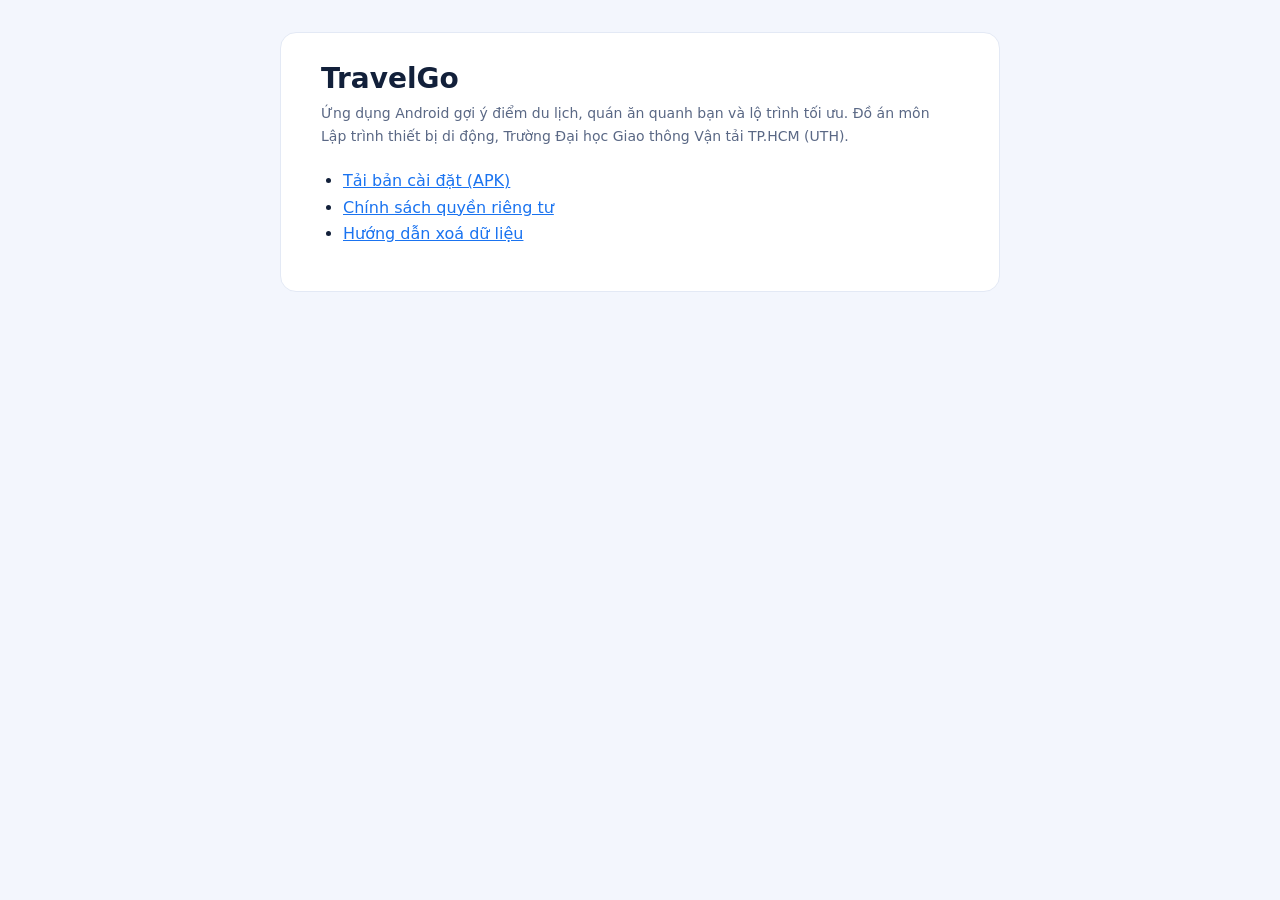
<file: docs/index.html>
<!doctype html>
<html lang="vi"><head><meta charset="utf-8"><meta name="viewport" content="width=device-width,initial-scale=1">
<title>TravelGo</title><link rel="stylesheet" href="style.css"></head>
<body><main>
<h1>TravelGo</h1>
<p class="meta">Ứng dụng Android gợi ý điểm du lịch, quán ăn quanh bạn và lộ trình tối ưu. Đồ án môn Lập trình thiết bị di động, Trường Đại học Giao thông Vận tải TP.HCM (UTH).</p>
<ul>
<li><a href="https://github.com/NTBinh1206/TravelGo-/releases/latest">Tải bản cài đặt (APK)</a></li>
<li><a href="privacy.html">Chính sách quyền riêng tư</a></li>
<li><a href="delete-data.html">Hướng dẫn xoá dữ liệu</a></li>
</ul>
</main></body></html>
</file>
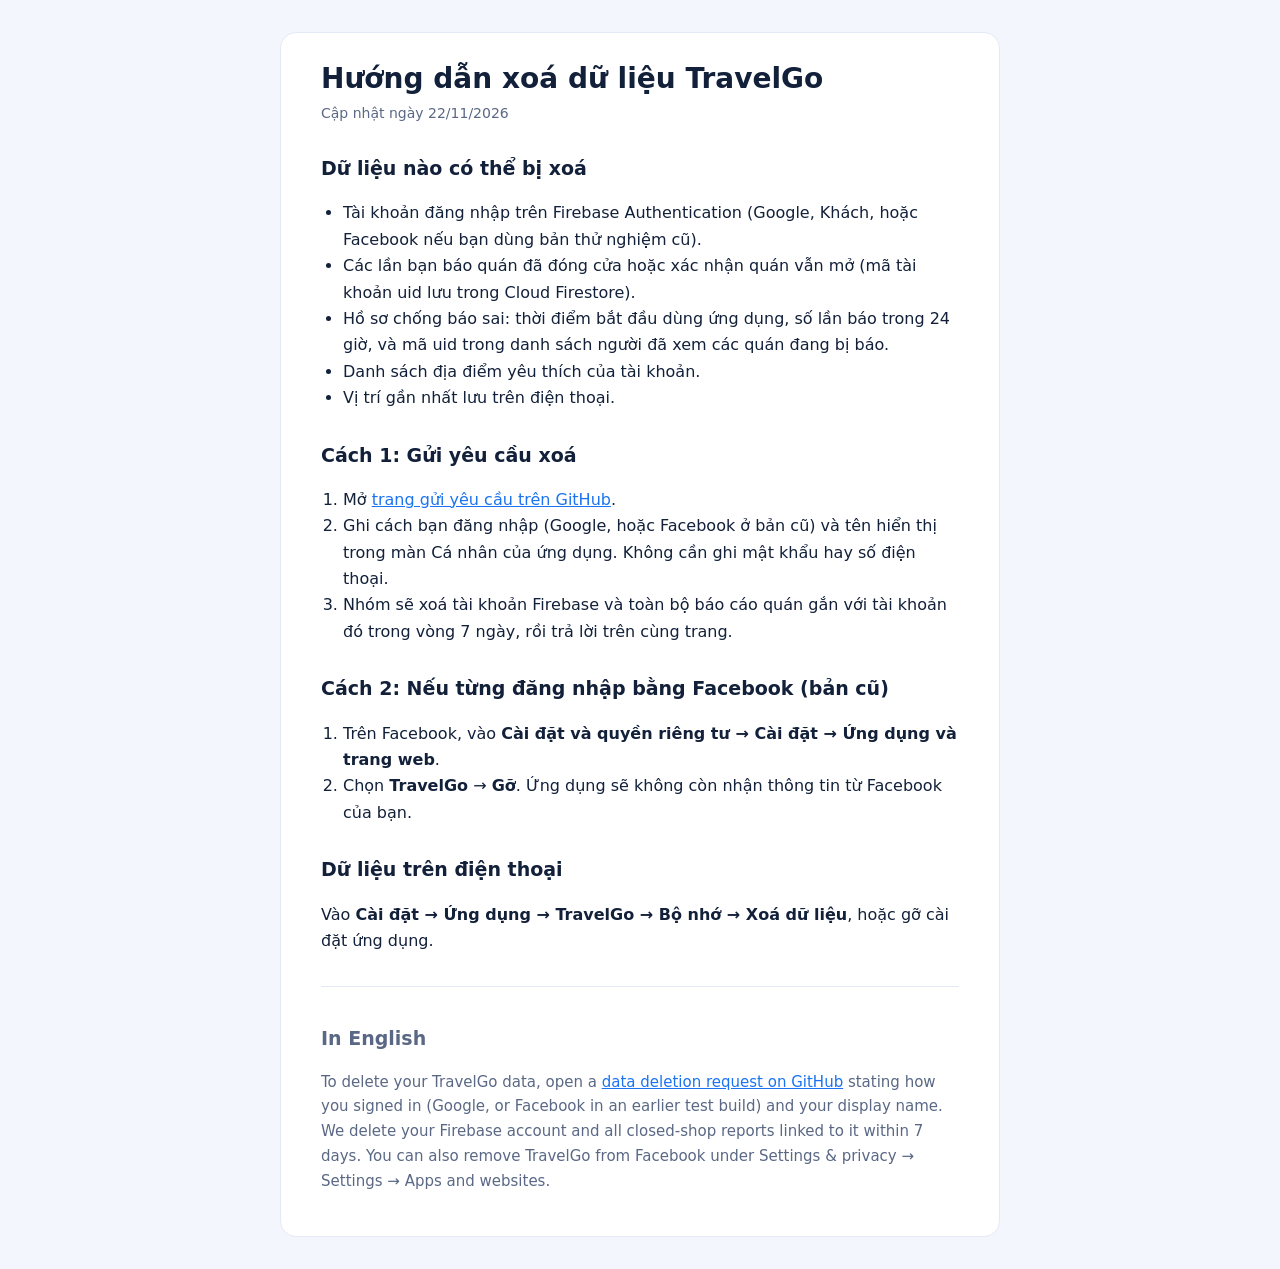
<file: docs/delete-data.html>
<!doctype html>
<html lang="vi"><head><meta charset="utf-8"><meta name="viewport" content="width=device-width,initial-scale=1">
<title>Xoá dữ liệu · TravelGo</title><link rel="stylesheet" href="style.css"></head>
<body><main>
<h1>Hướng dẫn xoá dữ liệu TravelGo</h1>
<p class="meta">Cập nhật ngày 22/11/2026</p>

<h2>Dữ liệu nào có thể bị xoá</h2>
<ul>
<li>Tài khoản đăng nhập trên Firebase Authentication (Google, Khách, hoặc Facebook nếu bạn dùng bản thử nghiệm cũ).</li>
<li>Các lần bạn báo quán đã đóng cửa hoặc xác nhận quán vẫn mở (mã tài khoản uid lưu trong Cloud Firestore).</li>
<li>Hồ sơ chống báo sai: thời điểm bắt đầu dùng ứng dụng, số lần báo trong 24 giờ, và mã uid trong danh sách người đã xem các quán đang bị báo.</li>
<li>Danh sách địa điểm yêu thích của tài khoản.</li>
<li>Vị trí gần nhất lưu trên điện thoại.</li>
</ul>

<h2>Cách 1: Gửi yêu cầu xoá</h2>
<ol>
<li>Mở <a href="https://github.com/NTBinh1206/TravelGo-/issues/new?title=Y%C3%AAu%20c%E1%BA%A7u%20xo%C3%A1%20d%E1%BB%AF%20li%E1%BB%87u">trang gửi yêu cầu trên GitHub</a>.</li>
<li>Ghi cách bạn đăng nhập (Google, hoặc Facebook ở bản cũ) và tên hiển thị trong màn Cá nhân của ứng dụng. Không cần ghi mật khẩu hay số điện thoại.</li>
<li>Nhóm sẽ xoá tài khoản Firebase và toàn bộ báo cáo quán gắn với tài khoản đó trong vòng 7 ngày, rồi trả lời trên cùng trang.</li>
</ol>

<h2>Cách 2: Nếu từng đăng nhập bằng Facebook (bản cũ)</h2>
<ol>
<li>Trên Facebook, vào <b>Cài đặt và quyền riêng tư → Cài đặt → Ứng dụng và trang web</b>.</li>
<li>Chọn <b>TravelGo</b> → <b>Gỡ</b>. Ứng dụng sẽ không còn nhận thông tin từ Facebook của bạn.</li>
</ol>

<h2>Dữ liệu trên điện thoại</h2>
<p>Vào <b>Cài đặt → Ứng dụng → TravelGo → Bộ nhớ → Xoá dữ liệu</b>, hoặc gỡ cài đặt ứng dụng.</p>

<div class="en" lang="en">
<h2>In English</h2>
<p>To delete your TravelGo data, open a <a href="https://github.com/NTBinh1206/TravelGo-/issues/new?title=Data%20deletion%20request">data deletion request on GitHub</a> stating how you signed in (Google, or Facebook in an earlier test build) and your display name. We delete your Firebase account and all closed-shop reports linked to it within 7 days. You can also remove TravelGo from Facebook under Settings &amp; privacy → Settings → Apps and websites.</p>
</div>
</main></body></html>
</file>
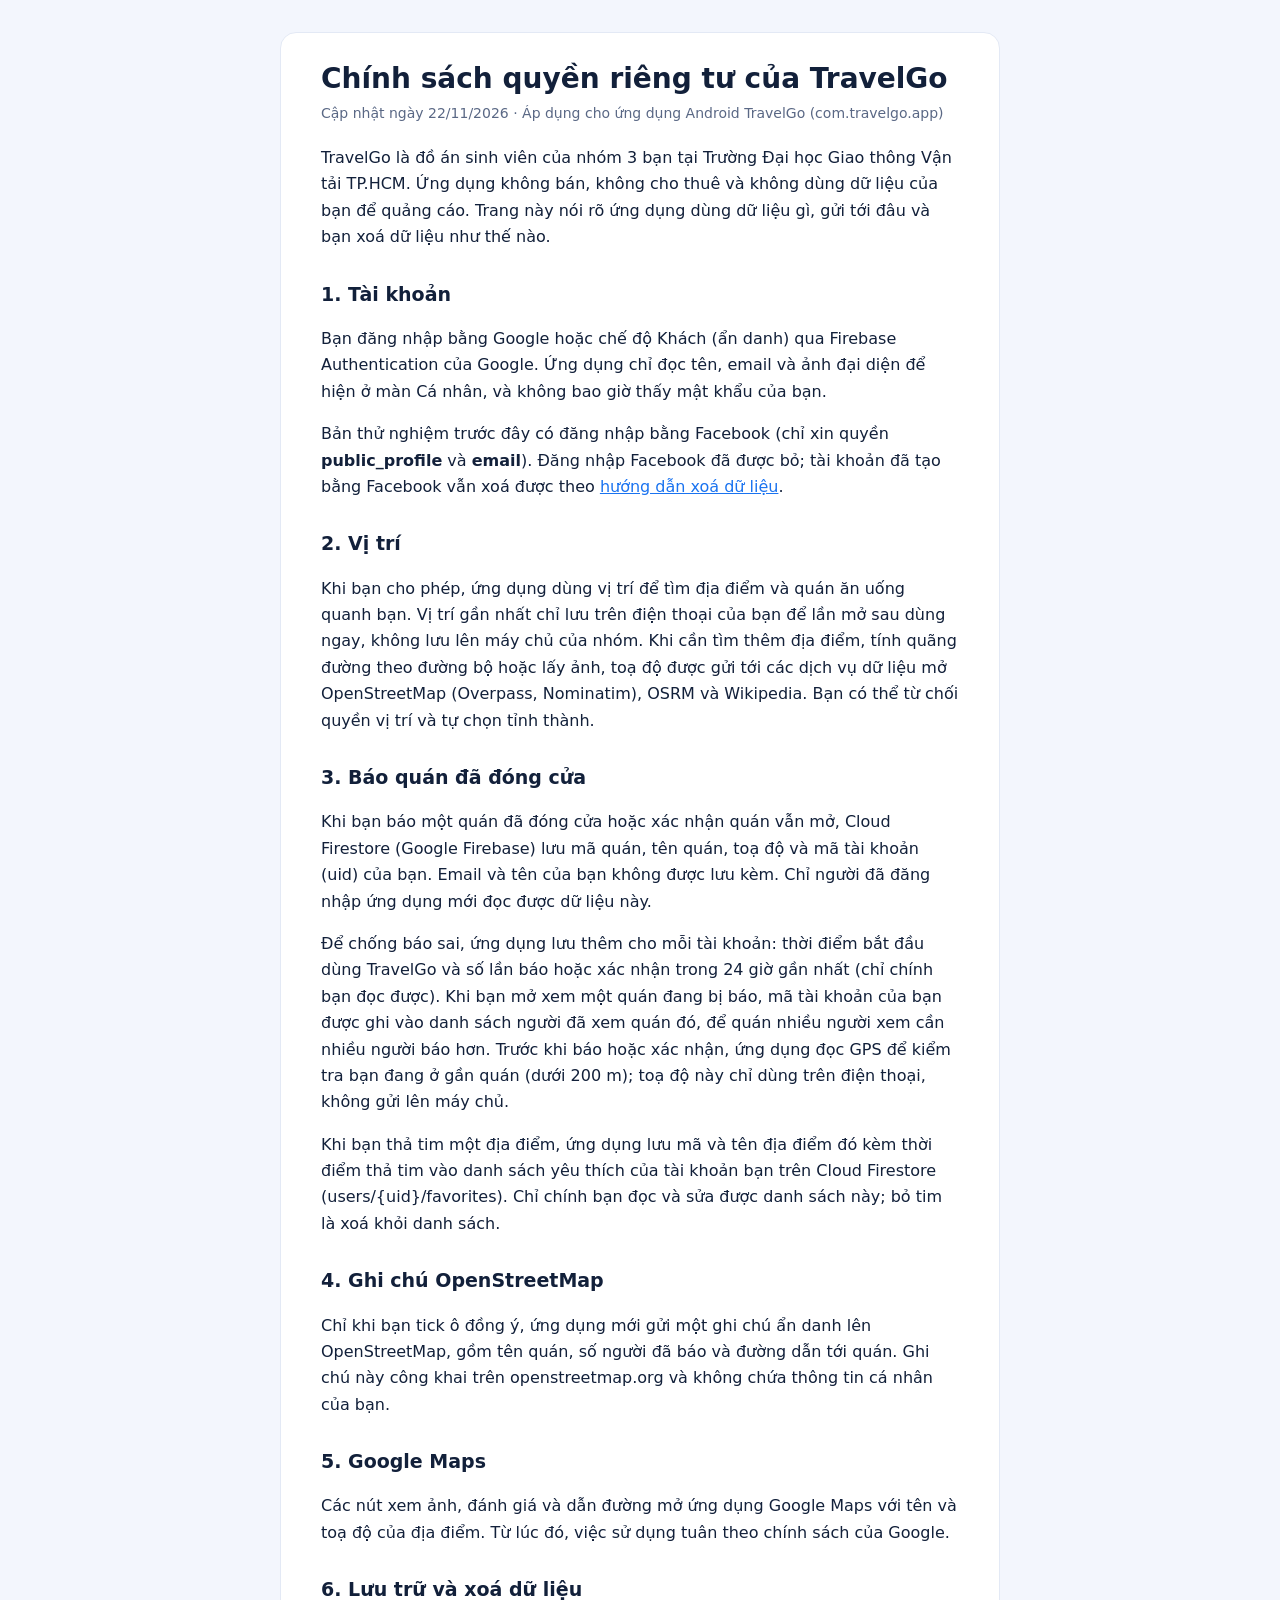
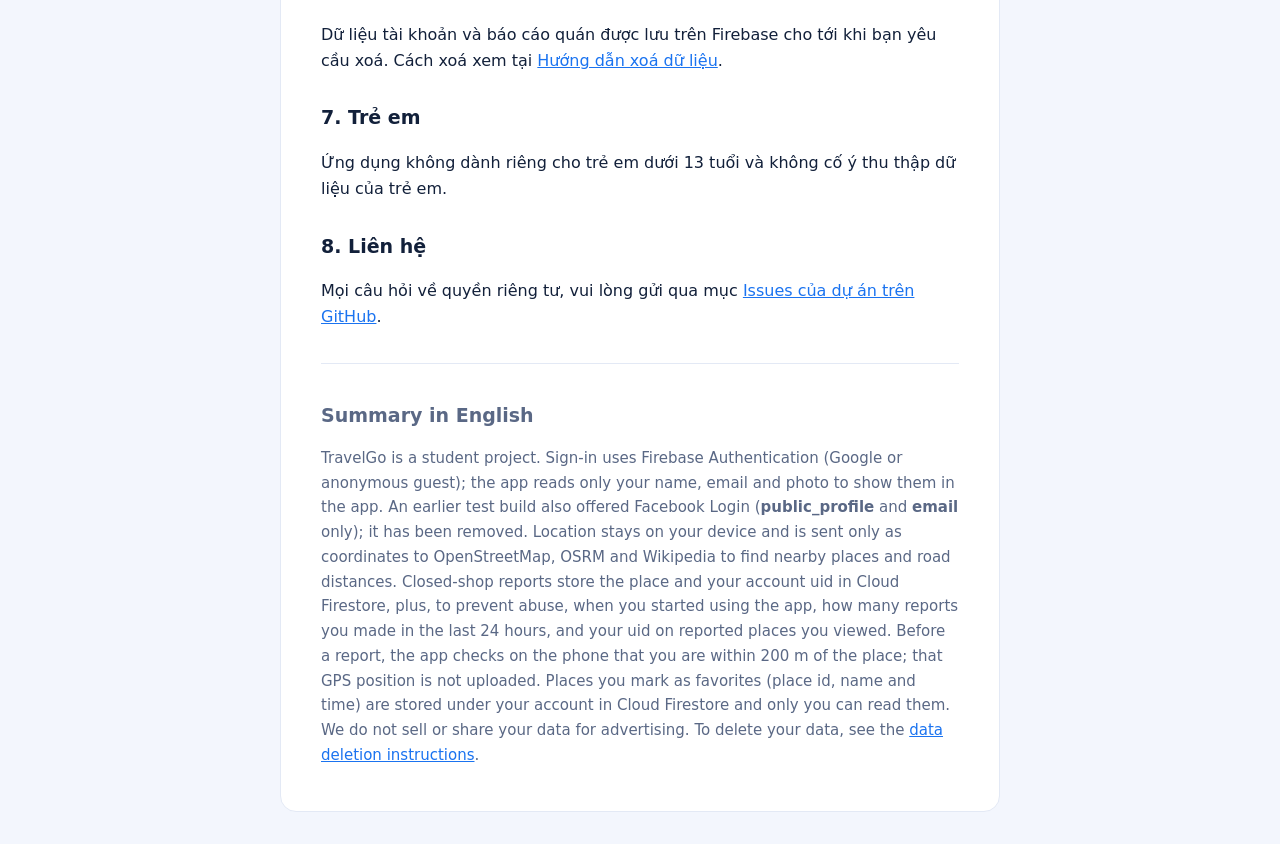
<file: docs/privacy.html>
<!doctype html>
<html lang="vi"><head><meta charset="utf-8"><meta name="viewport" content="width=device-width,initial-scale=1">
<title>Chính sách quyền riêng tư · TravelGo</title><link rel="stylesheet" href="style.css"></head>
<body><main>
<h1>Chính sách quyền riêng tư của TravelGo</h1>
<p class="meta">Cập nhật ngày 22/11/2026 · Áp dụng cho ứng dụng Android TravelGo (com.travelgo.app)</p>

<p>TravelGo là đồ án sinh viên của nhóm 3 bạn tại Trường Đại học Giao thông Vận tải TP.HCM. Ứng dụng không bán, không cho thuê và không dùng dữ liệu của bạn để quảng cáo. Trang này nói rõ ứng dụng dùng dữ liệu gì, gửi tới đâu và bạn xoá dữ liệu như thế nào.</p>

<h2>1. Tài khoản</h2>
<p>Bạn đăng nhập bằng Google hoặc chế độ Khách (ẩn danh) qua Firebase Authentication của Google. Ứng dụng chỉ đọc tên, email và ảnh đại diện để hiện ở màn Cá nhân, và không bao giờ thấy mật khẩu của bạn.</p>
<p>Bản thử nghiệm trước đây có đăng nhập bằng Facebook (chỉ xin quyền <b>public_profile</b> và <b>email</b>). Đăng nhập Facebook đã được bỏ; tài khoản đã tạo bằng Facebook vẫn xoá được theo <a href="delete-data.html">hướng dẫn xoá dữ liệu</a>.</p>

<h2>2. Vị trí</h2>
<p>Khi bạn cho phép, ứng dụng dùng vị trí để tìm địa điểm và quán ăn uống quanh bạn. Vị trí gần nhất chỉ lưu trên điện thoại của bạn để lần mở sau dùng ngay, không lưu lên máy chủ của nhóm. Khi cần tìm thêm địa điểm, tính quãng đường theo đường bộ hoặc lấy ảnh, toạ độ được gửi tới các dịch vụ dữ liệu mở OpenStreetMap (Overpass, Nominatim), OSRM và Wikipedia. Bạn có thể từ chối quyền vị trí và tự chọn tỉnh thành.</p>

<h2>3. Báo quán đã đóng cửa</h2>
<p>Khi bạn báo một quán đã đóng cửa hoặc xác nhận quán vẫn mở, Cloud Firestore (Google Firebase) lưu mã quán, tên quán, toạ độ và mã tài khoản (uid) của bạn. Email và tên của bạn không được lưu kèm. Chỉ người đã đăng nhập ứng dụng mới đọc được dữ liệu này.</p>
<p>Để chống báo sai, ứng dụng lưu thêm cho mỗi tài khoản: thời điểm bắt đầu dùng TravelGo và số lần báo hoặc xác nhận trong 24 giờ gần nhất (chỉ chính bạn đọc được). Khi bạn mở xem một quán đang bị báo, mã tài khoản của bạn được ghi vào danh sách người đã xem quán đó, để quán nhiều người xem cần nhiều người báo hơn. Trước khi báo hoặc xác nhận, ứng dụng đọc GPS để kiểm tra bạn đang ở gần quán (dưới 200 m); toạ độ này chỉ dùng trên điện thoại, không gửi lên máy chủ.</p>
<p>Khi bạn thả tim một địa điểm, ứng dụng lưu mã và tên địa điểm đó kèm thời điểm thả tim vào danh sách yêu thích của tài khoản bạn trên Cloud Firestore (users/{uid}/favorites). Chỉ chính bạn đọc và sửa được danh sách này; bỏ tim là xoá khỏi danh sách.</p>

<h2>4. Ghi chú OpenStreetMap</h2>
<p>Chỉ khi bạn tick ô đồng ý, ứng dụng mới gửi một ghi chú ẩn danh lên OpenStreetMap, gồm tên quán, số người đã báo và đường dẫn tới quán. Ghi chú này công khai trên openstreetmap.org và không chứa thông tin cá nhân của bạn.</p>

<h2>5. Google Maps</h2>
<p>Các nút xem ảnh, đánh giá và dẫn đường mở ứng dụng Google Maps với tên và toạ độ của địa điểm. Từ lúc đó, việc sử dụng tuân theo chính sách của Google.</p>

<h2>6. Lưu trữ và xoá dữ liệu</h2>
<p>Dữ liệu tài khoản và báo cáo quán được lưu trên Firebase cho tới khi bạn yêu cầu xoá. Cách xoá xem tại <a href="delete-data.html">Hướng dẫn xoá dữ liệu</a>.</p>

<h2>7. Trẻ em</h2>
<p>Ứng dụng không dành riêng cho trẻ em dưới 13 tuổi và không cố ý thu thập dữ liệu của trẻ em.</p>

<h2>8. Liên hệ</h2>
<p>Mọi câu hỏi về quyền riêng tư, vui lòng gửi qua mục <a href="https://github.com/NTBinh1206/TravelGo-/issues">Issues của dự án trên GitHub</a>.</p>

<div class="en" lang="en">
<h2>Summary in English</h2>
<p>TravelGo is a student project. Sign-in uses Firebase Authentication (Google or anonymous guest); the app reads only your name, email and photo to show them in the app. An earlier test build also offered Facebook Login (<b>public_profile</b> and <b>email</b> only); it has been removed. Location stays on your device and is sent only as coordinates to OpenStreetMap, OSRM and Wikipedia to find nearby places and road distances. Closed-shop reports store the place and your account uid in Cloud Firestore, plus, to prevent abuse, when you started using the app, how many reports you made in the last 24 hours, and your uid on reported places you viewed. Before a report, the app checks on the phone that you are within 200 m of the place; that GPS position is not uploaded. Places you mark as favorites (place id, name and time) are stored under your account in Cloud Firestore and only you can read them. We do not sell or share your data for advertising. To delete your data, see the <a href="delete-data.html">data deletion instructions</a>.</p>
</div>
</main></body></html>
</file>
<file: docs/style.css>
:root{--bg:#F3F6FD;--card:#fff;--ink:#12203A;--muted:#5A6885;--blue:#1A73F0;--line:#E3E9F5}
@media (prefers-color-scheme:dark){:root{--bg:#0E1626;--card:#152038;--ink:#E8EEFA;--muted:#A3B0C8;--blue:#7AA8FF;--line:#24324F}}
*{box-sizing:border-box}
body{margin:0;background:var(--bg);color:var(--ink);font:16px/1.65 "Segoe UI",Roboto,system-ui,sans-serif;padding:32px max(16px,env(safe-area-inset-left))}
main{max-width:720px;margin:0 auto;background:var(--card);border:1px solid var(--line);border-radius:16px;padding:28px clamp(18px,4vw,40px)}
h1{font-size:28px;line-height:1.25;margin:0 0 6px}
h2{font-size:19px;margin:28px 0 6px}
p,li{color:var(--ink)}
.meta{color:var(--muted);font-size:14px;margin:0 0 20px}
a{color:var(--blue)}
ol,ul{padding-left:22px}
.en{border-top:1px solid var(--line);margin-top:32px;padding-top:8px;color:var(--muted)}
.en p,.en li{color:var(--muted);font-size:15px}
</file>
